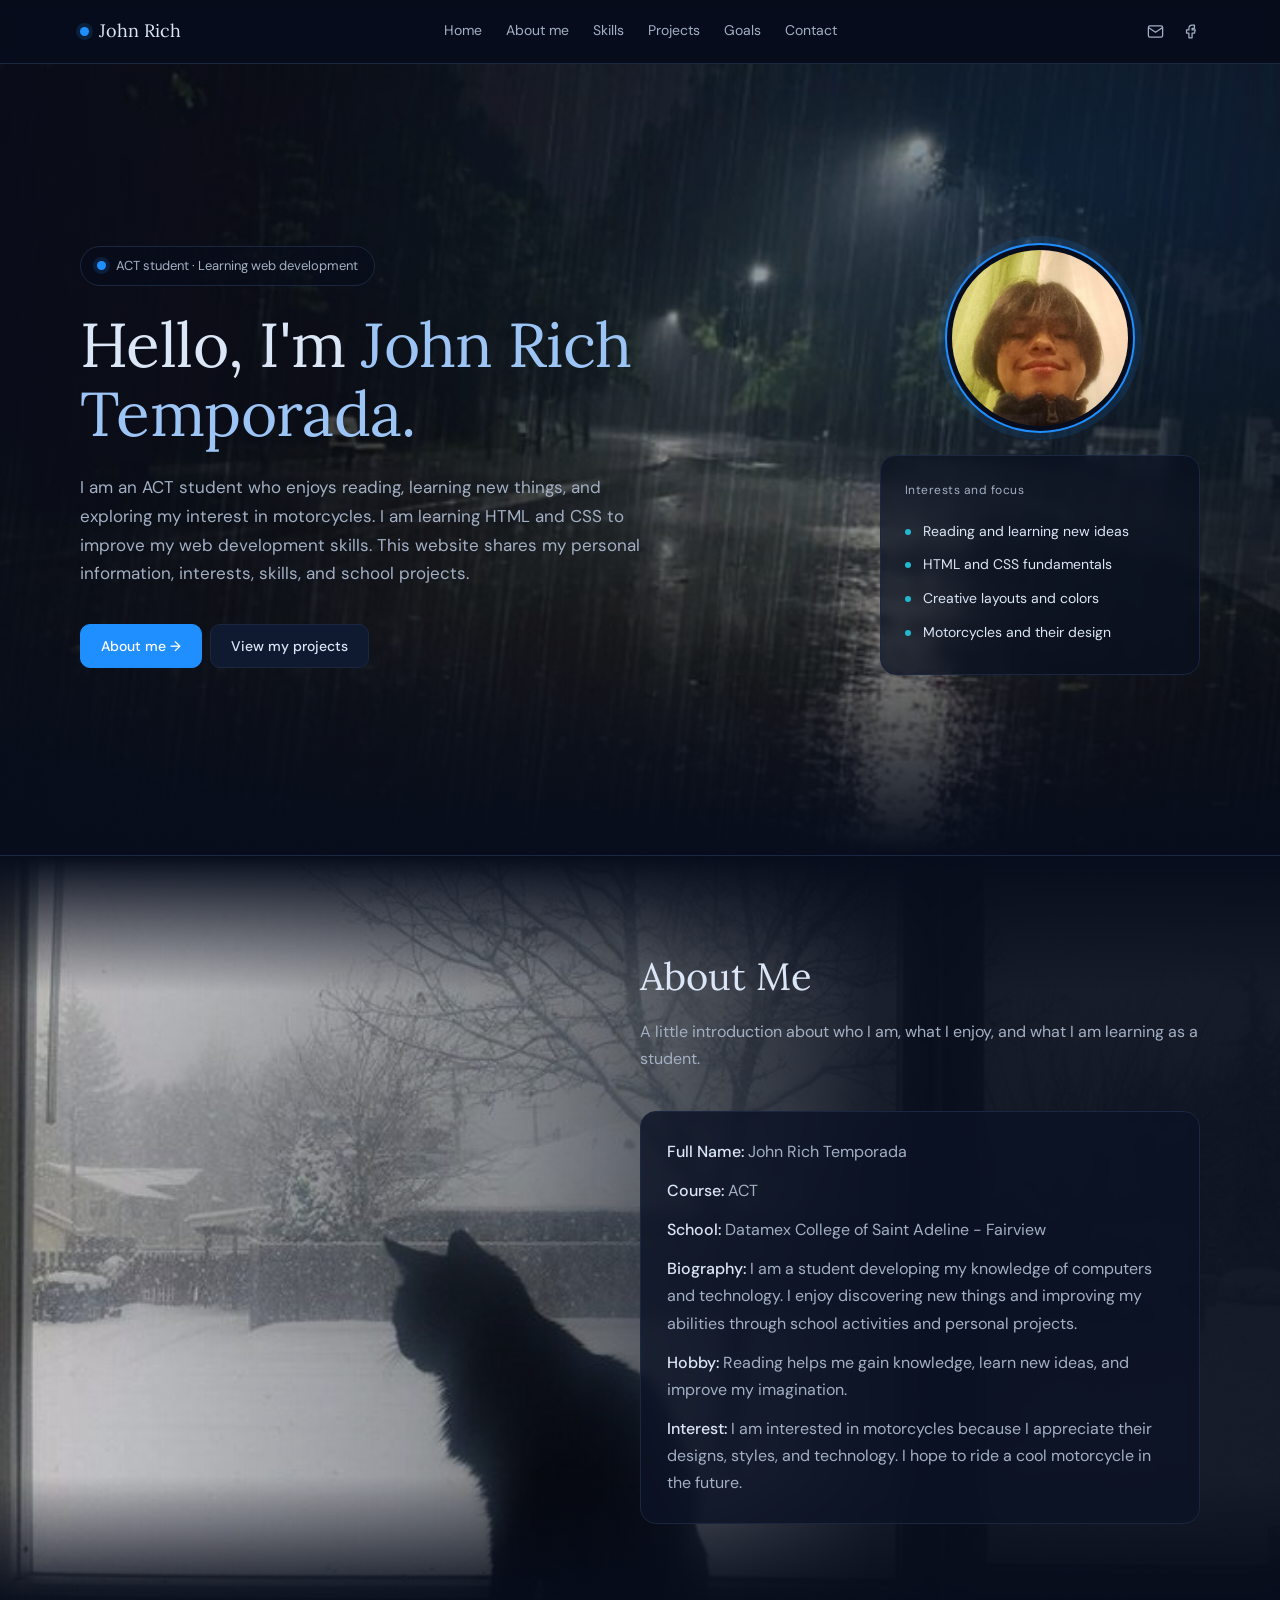
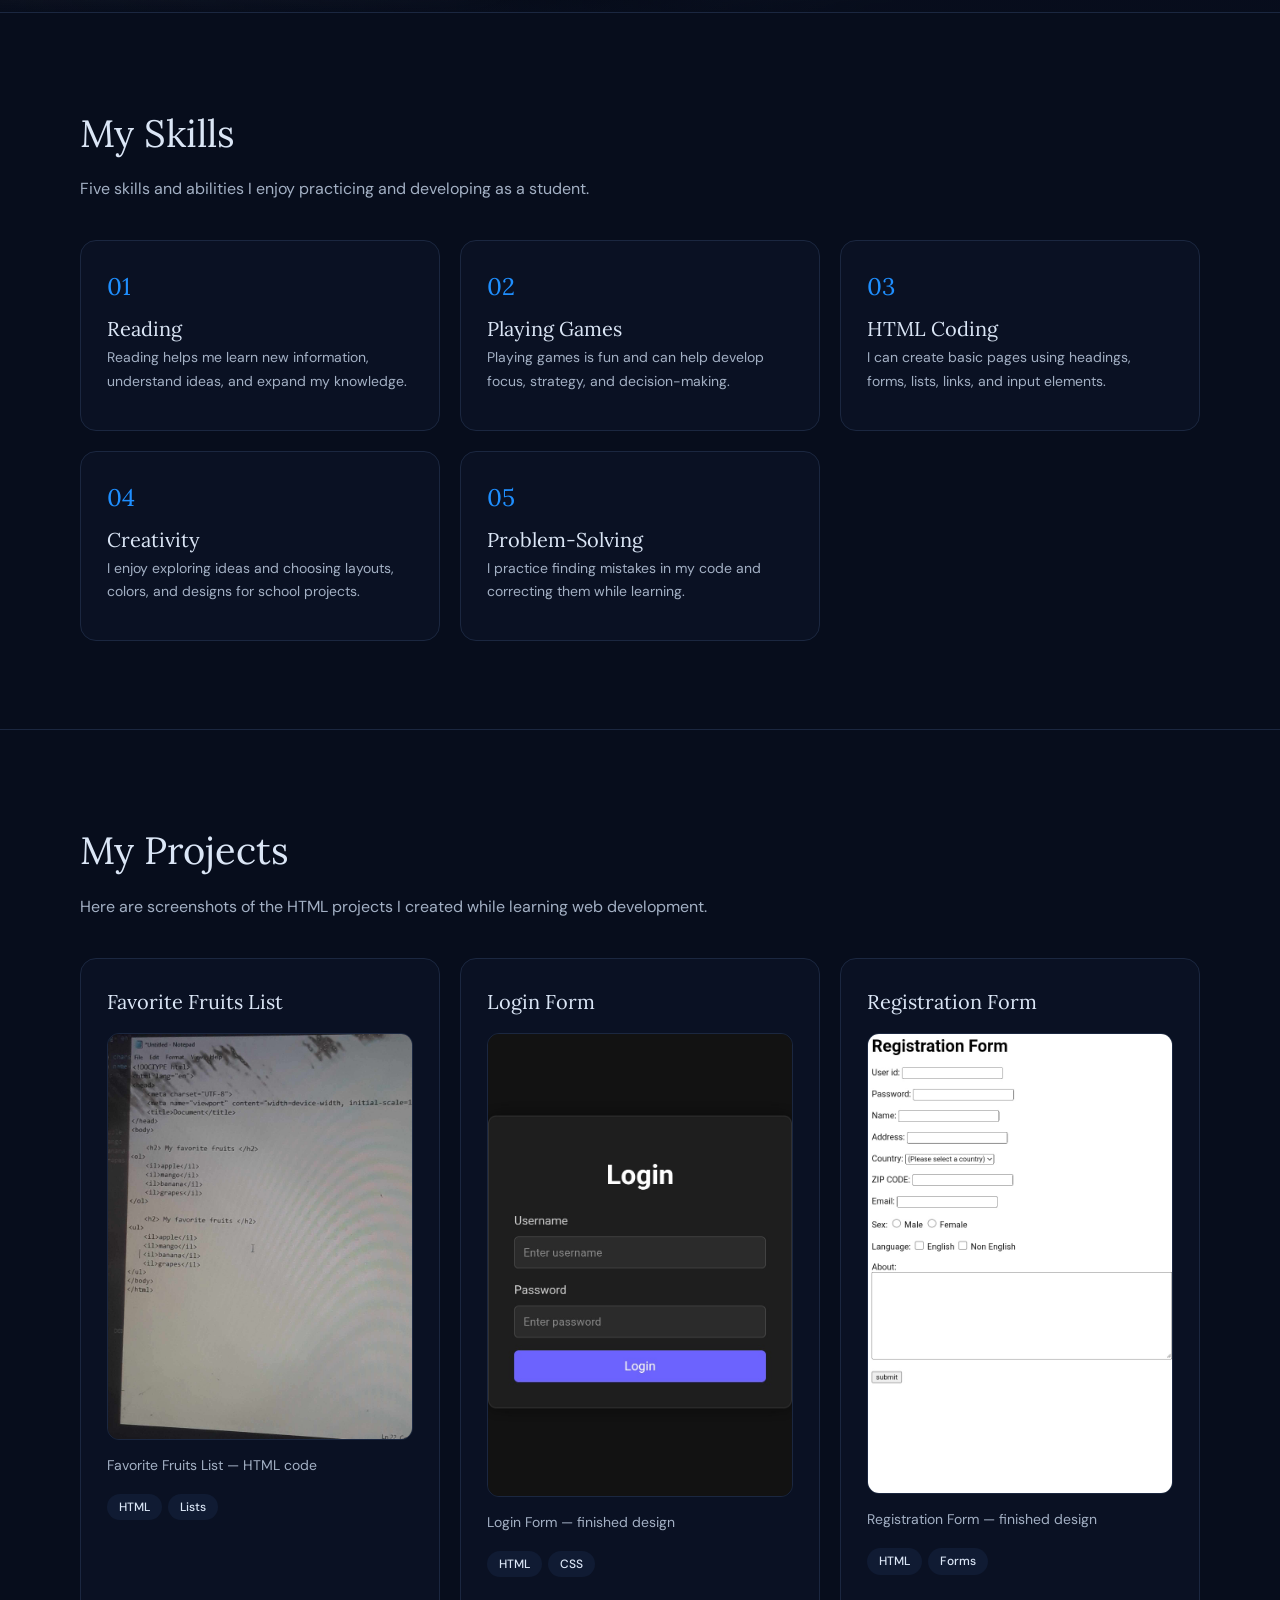
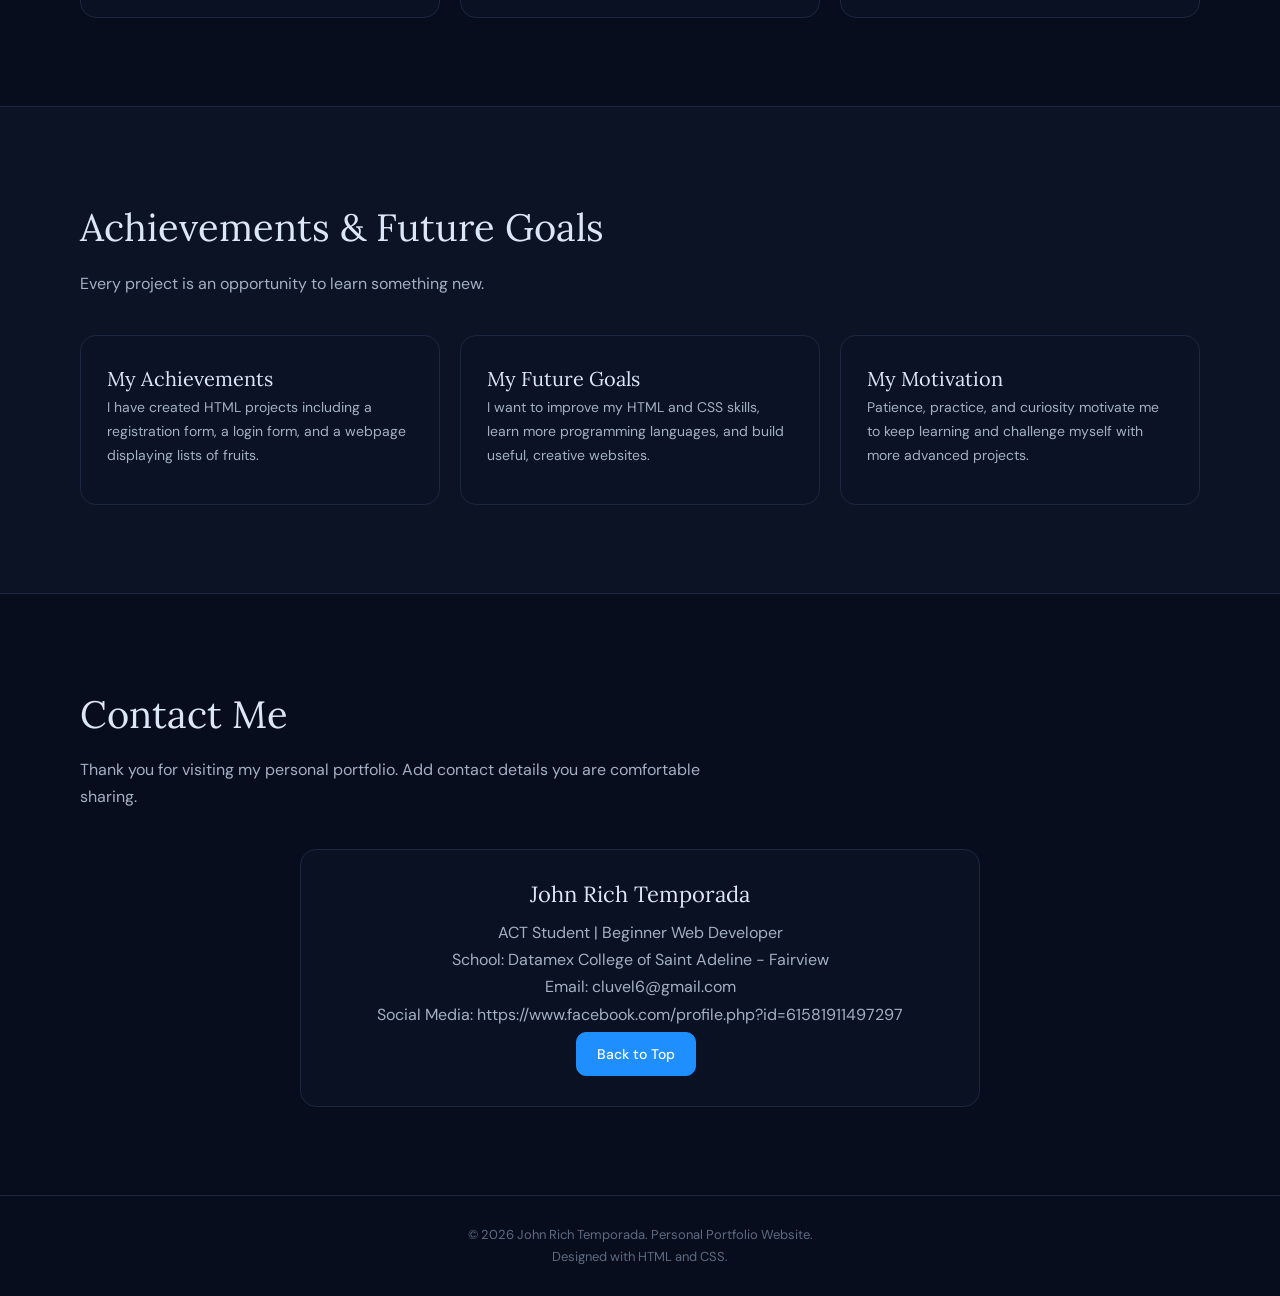
<file: index.html>
<!DOCTYPE html>
<html lang="en">
<head>
<meta charset="UTF-8">
<meta name="viewport" content="width=device-width, initial-scale=1.0">

<meta property="og:type" content="website">
<meta property="og:title" content="John Rich Temporada | Portfolio">
<meta property="og:description" content="Welcome to my personal portfolio!">
<meta property="og:image" content="https://cluvel6.github.io/my-portfolio-/preview.jpg">
<meta property="og:url" content="https://cluvel6.github.io/my-portfolio-/">
<meta name="twitter:card" content="summary_large_image">
<title>John Rich Temporada | Portfolio</title>
<link rel="preconnect" href="https://fonts.googleapis.com"><link rel="preconnect" href="https://fonts.gstatic.com" crossorigin>
<link href="https://fonts.googleapis.com/css2?family=DM+Sans:wght@400;500&family=Lora:wght@400;500&display=swap" rel="stylesheet">
<style>

  /*Color and Font*/

* {
  margin: 0;
  padding: 0;
  box-sizing: border-box;
  scroll-behavior: smooth;
}

:root {
  --bg: #070d1c;
  --panel: #0b1325;
  --line: #1b2740;
  --text: #a3b0c4;
  --head: #dbe6f6;
  --blue: #1f8fff;
  --cyan: #22b8d0;
  --serif: 'Lora', Georgia, 'Times New Roman', serif;
  --sans: 'DM Sans', Arial, sans-serif;
  --pad: max(6%, calc((100vw - 1120px)/2));
}

body {
  font-family: var(--sans);
  background: var(--bg);
  color: var(--text);
  line-height: 1.7;
}

/* Header and Navigation*/

header {
  position: sticky;
  top: 0;
  z-index: 50;
  display: grid;
  grid-template-columns: 1fr auto 1fr;
  align-items: center;
  gap: 16px;
  padding: 16px var(--pad);
  background: rgba(7, 13, 28, .82);
  backdrop-filter: blur(8px);
  border-bottom: 1px solid var(--line);
}

.logo {
  font-family: var(--serif);
  color: var(--head);
  font-size: 18px;
  display: flex;
  align-items: center;
  gap: 10px;
}

.dot {
  width: 9px;
  height: 9px;
  border-radius: 50%;
  background: var(--blue);
  display: inline-block;
  box-shadow: 0 0 0 4px rgba(31, 143, 255, .15);
}

nav {
  display: flex;
  gap: 24px;
  flex-wrap: wrap;
  justify-content: center;
}

nav a {
  color: var(--text);
  text-decoration: none;
  font-size: 14px;
  transition: color .2s;
}

nav a:hover {
  color: var(--head);
}

.icons {
  display: flex;
  gap: 16px;
  justify-content: flex-end;
}

.icons a {
  color: var(--text);
  display: flex;
  transition: color .2s;
}

.icons a:hover {
  color: var(--blue);
}

/* Sections */

section {
  padding: 88px var(--pad);
  border-bottom: 1px solid var(--line);
  scroll-margin-top: 60px;
}

/* Home */

.home {
  min-height: 88vh;
  display: grid;
  grid-template-columns: 1fr 320px;
  gap: 48px;
  align-items: center;
  background:
    radial-gradient(ellipse at 85% 15%, rgba(31, 143, 255, .14), transparent 55%),
    linear-gradient(90deg, rgba(7, 13, 28, .72) 0, rgba(7, 13, 28, .25) 60%, rgba(7, 13, 28, .45) 100%),
    linear-gradient(180deg, rgba(7, 13, 28, 0) 70%, var(--bg) 100%),
    var(--img-home) center/cover no-repeat;
}

.pill {
  display: inline-flex;
  align-items: center;
  gap: 10px;
  font-size: 13px;
  padding: 8px 16px;
  border: 1px solid var(--line);
  border-radius: 999px;
  background: rgba(7, 13, 28, .6);
  margin-bottom: 24px;
}

h1 {
  font-family: var(--serif);
  font-weight: 400;
  font-size: clamp(36px, 5.6vw, 62px);
  line-height: 1.12;
  color: var(--head);
  margin-bottom: 24px;
  letter-spacing: -.01em;
}

h1 span {
  color: #9cc4f5;
}

.home p {
  max-width: 580px;
  font-size: 17px;
  margin-bottom: 32px;
}

/*buttons */

.button {
  display: inline-flex;
  align-items: center;
  gap: 10px;
  padding: 12px 20px;
  background: var(--blue);
  color: #fff;
  text-decoration: none;
  border: 1px solid var(--blue);
  border-radius: 10px;
  font: 500 14px var(--sans);
  cursor: pointer;
  margin: 4px 8px 4px 0;
  transition: filter .2s, transform .2s;
}

.button:hover {
  filter: brightness(1.12);
  transform: translateY(-1px);
}

.button-outline {
  background: #0f1a30;
  border-color: var(--line);
  color: var(--head);
}

.button-outline:hover {
  border-color: #2c3d5e;
}

/* Profile Picture and Interests Box */

.side {
  display: flex;
  flex-direction: column;
  align-items: center;
  gap: 22px;
}

.avatar {
  width: 190px;
  height: 190px;
  border-radius: 50%;
  padding: 5px;
  border: 2px solid var(--blue);
  box-shadow: 0 0 0 7px rgba(31, 143, 255, .12);
  background: var(--bg);
}

.avatar img {
  width: 100%;
  height: 100%;
  border-radius: 50%;
  object-fit: cover;
  display: block;
}

.side .focus {
  width: 100%;
}

.focus {
  background: rgba(9, 16, 32, .72);
  backdrop-filter: blur(6px);
  border: 1px solid var(--line);
  border-radius: 16px;
  padding: 24px;
}

.focus-title {
  font-size: 12px;
  margin-bottom: 14px;
  letter-spacing: .04em;
}

.focus ul {
  list-style: none;
}

.focus li {
  font-size: 14px;
  color: var(--head);
  padding: 5px 0 5px 18px;
  position: relative;
}

.focus li::before {
  content: "";
  position: absolute;
  left: 0;
  top: 14px;
  width: 6px;
  height: 6px;
  border-radius: 50%;
  background: var(--cyan);
}

/* Section Titles */

.section-title {
  font-family: var(--serif);
  font-weight: 400;
  font-size: clamp(28px, 3.6vw, 38px);
  color: var(--head);
  margin-bottom: 10px;
}

.section-description {
  max-width: 640px;
  margin-bottom: 38px;
}

/* About Section */

.about {
  background:
    linear-gradient(90deg, rgba(7, 13, 28, 0) 0, rgba(7, 13, 28, .35) 40%, rgba(7, 13, 28, .9) 68%),
    linear-gradient(180deg, var(--bg) 0, transparent 18%, transparent 82%, var(--bg) 100%),
    var(--img-about) left center/cover no-repeat;
  min-height: 560px;
}

.about>* {
  margin-left: auto;
  width: min(100%, 560px);
}

/* Boxes and Cards */

.about-box,
.card,
.contact-card {
  background: rgba(11, 19, 37, .82);
  border: 1px solid var(--line);
  border-radius: 16px;
  padding: 26px;
}

.about-box {
  backdrop-filter: blur(6px);
}

.about-box p {
  margin-bottom: 12px;
}

.about-box p:last-child {
  margin: 0;
}

.about-box strong {
  color: var(--head);
  font-weight: 500;
}

/* Card Grid (skills,project,goals)*/

.grid {
  display: grid;
  grid-template-columns: repeat(3, minmax(0, 1fr));
  gap: 20px;
}

.card {
  transition: border-color .25s, transform .25s;
}

.card:hover {
  border-color: #2c3d5e;
  transform: translateY(-3px);
}

.card h3 {
  font-family: var(--serif);
  font-weight: 400;
  color: var(--head);
  font-size: 20px;
}

.card p {
  font-size: 14px;
  margin-bottom: 10px;
}

.card p strong {
  color: var(--head);
  font-weight: 500;
}

/* Project Card Extras*/

.card-head {
  display: flex;
  justify-content: space-between;
  align-items: center;
  gap: 12px;
  margin-bottom: 14px;
}

.arrow {
  width: 36px;
  height: 36px;
  border-radius: 50%;
  border: 1px solid var(--line);
  background: transparent;
  color: var(--head);
  cursor: pointer;
  font-size: 15px;
  transition: background .2s, border-color .2s;
}

.arrow:hover {
  background: #12203a;
  border-color: var(--blue);
}

.skill-number {
  font-family: var(--serif);
  font-size: 24px;
  color: var(--blue);
  margin-bottom: 4px;
}

.project-tag {
  display: inline-block;
  color: var(--head);
  background: #101b33;
  border-radius: 999px;
  padding: 3px 12px;
  margin: 6px 6px 14px 0;
  font-size: 12px;
  font-weight: 500;
}

/* Project screenshots */
.project-screenshot { width: 100%; display: block; height: auto; max-height: 520px; object-fit: contain; object-position: top center; background: #101827; border: 1px solid var(--line); border-radius: 12px; margin: 14px 0; }
.project-image-caption { color: var(--text); font-size: 13px; margin-top: 8px; }

/* Goals and Contact Sections */

.goals {
  background: var(--panel);
}

.contact-card {
  text-align: center;
  max-width: 680px;
  margin: auto;
}

.contact-card h3 {
  font-family: var(--serif);
  font-weight: 400;
  color: var(--head);
  font-size: 22px;
  margin-bottom: 6px;
}

.contact-card a:not(.button) {
  color: #8ec5ff;
  text-decoration: none;
  overflow-wrap: anywhere;
}

/* Footer */

footer {
  text-align: center;
  padding: 28px 20px;
  font-size: 13px;
  color: #5d6b82;
}

/* Project Pop-up Modal*/

.modal {
  display: none;
  position: fixed;
  inset: 0;
  z-index: 1000;
  background: rgba(3, 7, 16, .9);
  padding: 18px;
  overflow-y: auto;
}

.modal.show {
  display: flex;
  align-items: center;
  justify-content: center;
}

.modal-box {
  width: min(100%, 1000px);
  max-height: 94vh;
  overflow: auto;
  background: var(--bg);
  border: 1px solid var(--line);
  border-radius: 16px;
  padding: 24px;
}

.modal-top {
  display: flex;
  align-items: center;
  justify-content: space-between;
  gap: 12px;
  margin-bottom: 14px;
}

.modal-top h2 {
  font-family: var(--serif);
  font-weight: 400;
  color: var(--head);
  font-size: 22px;
}

.close-btn {
  background: transparent;
  color: var(--head);
  border: 1px solid var(--line);
  border-radius: 50%;
  width: 36px;
  height: 36px;
  cursor: pointer;
}

.modal-desc {
  margin-bottom: 18px;
}

.tabs {
  display: flex;
  gap: 8px;
  flex-wrap: wrap;
  margin-bottom: 12px;
}

.tab {
  padding: 9px 16px;
  background: #0f1a30;
  color: var(--text);
  border: 1px solid var(--line);
  border-radius: 10px;
  cursor: pointer;
  font-family: var(--sans);
}

.tab.active {
  background: var(--blue);
  color: #fff;
  border-color: var(--blue);
}

.panel {
  display: none;
}

.panel.active {
  display: block;
}

.code-area {
  width: 100%;
  min-height: 340px;
  resize: vertical;
  background: #050a16;
  color: #dbe6f6;
  border: 1px solid var(--line);
  border-radius: 10px;
  padding: 14px;
  font: 13px/1.6 Consolas, Monaco, monospace;
  white-space: pre;
  overflow: auto;
  margin-bottom: 8px;
}

.output-frame {
  width: 100%;
  height: 420px;
  border: 1px solid var(--line);
  border-radius: 10px;
  background: #fff;
}

.output-note {
  font-size: 12px;
  color: #7d8ba1;
  margin-top: 8px;
}

/* Responsive: Tablet And Phones*/

@media (max-width: 900px) {
  .home {
    grid-template-columns: 1fr;
    min-height: auto;
  }

  .side {
    align-items: flex-start;
    max-width: 420px;
  }

  .avatar {
    width: 150px;
    height: 150px;
  }

  .grid {
    grid-template-columns: repeat(2, minmax(0, 1fr));
  }

  header {
    grid-template-columns: 1fr auto;
  }

  nav {
    grid-column: 1/-1;
    order: 3;
    justify-content: flex-start;
  }
}

@media (max-width: 600px) {
  section {
    padding: 60px 6%;
  }

  .grid {
    grid-template-columns: 1fr;
  }

  .about {
    background-position: 20% center;
  }

  .about>* {
    margin-left: 0;
  }

  .about {
    background-image:
      linear-gradient(180deg, rgba(7, 13, 28, .5), rgba(7, 13, 28, .92)),
      var(--img-about);
  }

  .modal {
    padding: 7px;
  }

  .modal-box {
    padding: 14px;
  }

  .code-area {
    min-height: 300px;
    font-size: 12px;
  }

  .output-frame {
    height: 360px;
  }
}

/* Images (ignore) */
:root {
  --img-home: url([data-uri]);
  --img-about: url([data-uri]);
}

</style>
</head>
<body>
<header>
  <div class="logo"><span class="dot"></span>John Rich</div>
  <nav><a href="#home">Home</a><a href="#about">About me</a><a href="#skills">Skills</a><a href="#projects">Projects</a><a href="#achievements">Goals</a><a href="#contact">Contact</a></nav>
  <div class="icons"><a href="mailto:cluvel6@gmail.com" aria-label="Email"><svg viewBox="0 0 24 24" width="19" height="19" fill="none" stroke="currentColor" stroke-width="1.6" stroke-linejoin="round"><rect x="3" y="5" width="18" height="14" rx="2"/><path d="m3 7 9 6 9-6"/></svg></a><a href="https://www.facebook.com/profile.php?id=61581911497297" target="_blank" rel="noopener" aria-label="Facebook"><svg viewBox="0 0 24 24" width="19" height="19" fill="none" stroke="currentColor" stroke-width="1.6" stroke-linejoin="round"><path d="M14 8h3V4h-3a4 4 0 0 0-4 4v2H7v4h3v6h4v-6h3l1-4h-4V8z"/></svg></a></div>
</header>

<section class="home" id="home">
  <div class="home-text">
    <div class="pill"><span class="dot"></span>ACT student &middot; Learning web development</div>
    <h1>Hello, I'm <span>John Rich Temporada.</span></h1>
    <p>I am an ACT student who enjoys reading, learning new things, and exploring my interest in motorcycles. I am learning HTML and CSS to improve my web development skills. This website shares my personal information, interests, skills, and school projects.</p>
    <a href="#about" class="button">About me &rarr;</a><a href="#projects" class="button button-outline">View my projects</a>
  </div>
  <div class="side"><div class="avatar"><img src="[data-uri]" alt="Profile picture of John Rich Temporada"></div>
  <aside class="focus"><div class="focus-title">Interests and focus</div><ul>
    <li>Reading and learning new ideas</li><li>HTML and CSS fundamentals</li><li>Creative layouts and colors</li><li>Motorcycles and their design</li></ul></aside></div>
</section>

<section class="about" id="about">
  <h2 class="section-title">About Me</h2>
  <p class="section-description">A little introduction about who I am, what I enjoy, and what I am learning as a student.</p>
  <div class="about-box">
    <p><strong>Full Name:</strong> John Rich Temporada</p>
    <p><strong>Course:</strong> ACT</p>
    <p><strong>School:</strong> Datamex College of Saint Adeline - Fairview</p>
    <p><strong>Biography:</strong> I am a student developing my knowledge of computers and technology. I enjoy discovering new things and improving my abilities through school activities and personal projects.</p>
    <p><strong>Hobby:</strong> Reading helps me gain knowledge, learn new ideas, and improve my imagination.</p>
    <p><strong>Interest:</strong> I am interested in motorcycles because I appreciate their designs, styles, and technology. I hope to ride a cool motorcycle in the future.</p>
  </div>
</section>

<section id="skills">
  <h2 class="section-title">My Skills</h2>
  <p class="section-description">Five skills and abilities I enjoy practicing and developing as a student.</p>
  <div class="grid">
    <div class="card"><div class="skill-number">01</div><h3>Reading</h3><p>Reading helps me learn new information, understand ideas, and expand my knowledge.</p></div>
    <div class="card"><div class="skill-number">02</div><h3>Playing Games</h3><p>Playing games is fun and can help develop focus, strategy, and decision-making.</p></div>
    <div class="card"><div class="skill-number">03</div><h3>HTML Coding</h3><p>I can create basic pages using headings, forms, lists, links, and input elements.</p></div>
    <div class="card"><div class="skill-number">04</div><h3>Creativity</h3><p>I enjoy exploring ideas and choosing layouts, colors, and designs for school projects.</p></div>
    <div class="card"><div class="skill-number">05</div><h3>Problem-Solving</h3><p>I practice finding mistakes in my code and correcting them while learning.</p></div>
  </div>
</section>

<section id="projects">
  <h2 class="section-title">My Projects</h2>
  <p class="section-description">Here are screenshots of the HTML projects I created while learning web development.</p>
  <div class="grid">
    <div class="card">
      <div class="card-head"><h3>Favorite Fruits List</h3></div>
      <img class="project-screenshot" src="[data-uri]" alt="Favorite Fruits List HTML code" loading="lazy">
      <p class="project-image-caption">Favorite Fruits List — HTML code</p>
      <span class="project-tag">HTML</span><span class="project-tag">Lists</span>
    </div>
    <div class="card">
      <div class="card-head"><h3>Login Form</h3></div>
      <img class="project-screenshot" src="[data-uri]" alt="Dark Login Form preview" loading="lazy">
      <p class="project-image-caption">Login Form — finished design</p>
      <span class="project-tag">HTML</span><span class="project-tag">CSS</span>
    </div>
    <div class="card">
      <div class="card-head"><h3>Registration Form</h3></div>
      <img class="project-screenshot" src="[data-uri]" alt="Registration Form preview" loading="lazy">
      <p class="project-image-caption">Registration Form — finished design</p>
      <span class="project-tag">HTML</span><span class="project-tag">Forms</span>
    </div>
  </div>
</section>

<section class="goals" id="achievements">
  <h2 class="section-title">Achievements &amp; Future Goals</h2>
  <p class="section-description">Every project is an opportunity to learn something new.</p>
  <div class="grid">
    <div class="card"><h3>My Achievements</h3><p>I have created HTML projects including a registration form, a login form, and a webpage displaying lists of fruits.</p></div>
    <div class="card"><h3>My Future Goals</h3><p>I want to improve my HTML and CSS skills, learn more programming languages, and build useful, creative websites.</p></div>
    <div class="card"><h3>My Motivation</h3><p>Patience, practice, and curiosity motivate me to keep learning and challenge myself with more advanced projects.</p></div>
  </div>
</section>

<section id="contact">
  <h2 class="section-title">Contact Me</h2>
  <p class="section-description">Thank you for visiting my personal portfolio. Add contact details you are comfortable sharing.</p>
  <div class="contact-card">
    <h3>John Rich Temporada</h3>
    <p>ACT Student | Beginner Web Developer</p>
    <p>School: Datamex College of Saint Adeline - Fairview</p>
    <p>Email: cluvel6@gmail.com </p>
    <p>Social Media: https://www.facebook.com/profile.php?id=61581911497297</p>
    <a href="#home" class="button">Back to Top</a>
  </div>
</section>
<footer><p>&copy; 2026 John Rich Temporada. Personal Portfolio Website.</p><p>Designed with HTML and CSS.</p></footer>


</body>
</html>
</file>
